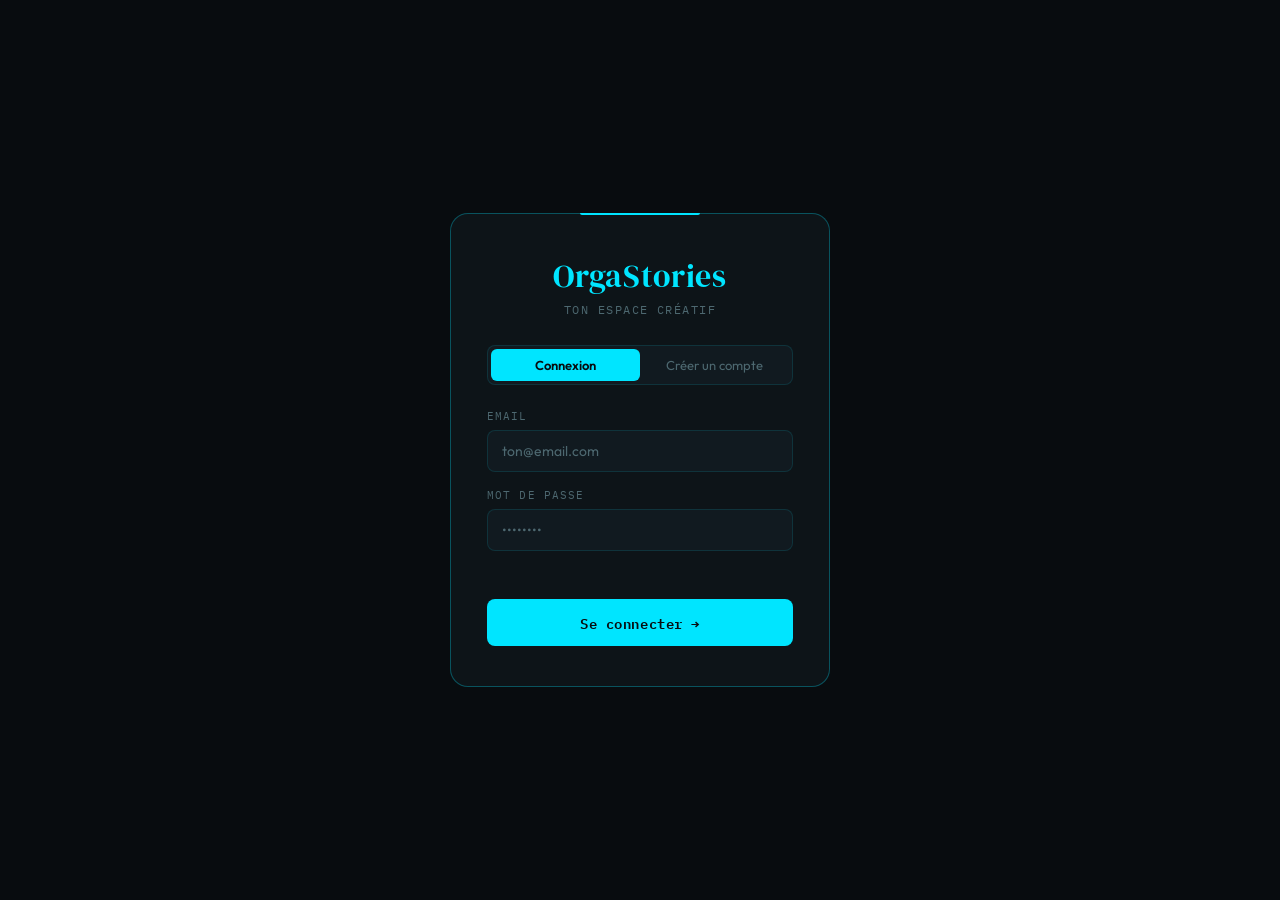
<file: index.html>
<!DOCTYPE html>
<html lang="fr">
<head>
<meta charset="UTF-8">
<meta name="viewport" content="width=device-width, initial-scale=1.0">
<title>OrgaStories — Ton espace créatif</title>
<link rel="preconnect" href="https://fonts.googleapis.com">
<link href="https://fonts.googleapis.com/css2?family=DM+Serif+Display:ital@0;1&family=IBM+Plex+Mono:wght@400;500&family=Outfit:wght@300;400;500&display=swap" rel="stylesheet">
<link rel="stylesheet" href="css/base.css">
<link rel="stylesheet" href="css/views.css">
<link rel="stylesheet" href="css/pages.css">
<link rel="stylesheet" href="css/modals.css">
<link rel="stylesheet" href="css/auth.css">
<link rel="icon" type="image/svg+xml" href="https://viko73.github.io/OrgaStories/images/orgabook.png">
</head>
<body>

<!-- ══════════════════════════════════════════
     SIDEBAR
══════════════════════════════════════════ -->
<aside class="sidebar">
  <div class="brand">
    <div class="brand-name">OrgaStories</div>
    <div class="brand-sub"><span class="status-dot"></span>Espace créatif</div>
  </div>

  <div class="sidebar-scroll">
    <div class="nav-section">
      <div class="nav-label">Navigation</div>
      <button class="nav-item active" id="nav-home" onclick="showHome()">
        <span class="nav-icon">◈</span> Accueil
      </button>
    </div>

    <div class="nav-section">
      <div class="nav-label">Espaces</div>
      <div id="spaces-sidebar"></div>
    </div>
  </div>

  <div class="sidebar-footer">
    <div class="user-info" id="user-info">
      <div class="user-avatar" id="user-avatar">?</div>
      <div class="user-details">
        <div class="user-name" id="user-name">—</div>
        <div class="user-email" id="user-email">—</div>
      </div>
      <button class="logout-btn" onclick="logout()" title="Déconnexion">⏻</button>
    </div>
    <button class="add-btn" onclick="openModalSpace()">+ Nouvel espace</button>
  </div>
</aside>

<!-- ══════════════════════════════════════════
     MAIN
══════════════════════════════════════════ -->
<main class="main">
  <div class="topbar">
    <div id="breadcrumb" class="page-breadcrumb">
      <span>OrgaStories</span> / <span class="crumb-active">Accueil</span>
    </div>
    <div class="topbar-actions">
      <button class="icon-btn" title="Paramètres">⚙</button>
    </div>
  </div>

  <div class="content-area">

    <!-- ── HOME ── -->
    <div class="view active" id="view-home">
      <div class="home-hero">
        <div class="home-greeting">// Bienvenue dans ton orgastories</div>
        <h1 class="home-title">Donne vie à tes <em>idées</em></h1>
        <p class="home-sub">Crée des espaces, puis peuple-les de notes, personnages et mondes selon tes projets.</p>
      </div>
      <div class="home-stats" style="grid-template-columns:repeat(4,1fr)">
        <div class="stat-card">
          <div class="stat-num" id="stat-spaces" style="color:var(--cyan)">0</div>
          <div class="stat-label">Espaces</div>
        </div>
        <div class="stat-card">
          <div class="stat-num" id="stat-notes" style="color:var(--yellow)">0</div>
          <div class="stat-label">Notes</div>
        </div>
        <div class="stat-card">
          <div class="stat-num" id="stat-chars" style="color:var(--purple)">0</div>
          <div class="stat-label">Personnages</div>
        </div>
        <div class="stat-card">
          <div class="stat-num" id="stat-worlds" style="color:var(--green)">0</div>
          <div class="stat-label">Mondes</div>
        </div>
      </div>
      <div class="home-recents">
        <div style="display:flex;align-items:center;justify-content:space-between;margin-bottom:16px">
          <div class="section-title" style="margin-bottom:0">Mes espaces</div>
          <button class="new-page-btn" onclick="openModalSpace()">+ Nouvel espace</button>
        </div>
        <div class="recent-grid" id="spaces-grid"></div>
      </div>
      <div class="home-recents" style="padding-top:0">
        <div class="section-title">Récemment modifié</div>
        <div class="recent-grid" id="recent-grid"></div>
      </div>
    </div>

    <!-- ── SPACE HUB : 3 grandes tuiles ── -->
    <div class="view" id="view-space">
      <div class="space-view-wrap">
        <div class="space-view-header">
          <div style="display:flex;align-items:center;gap:16px;flex:1">
            <div class="space-big-icon" id="space-view-icon">📚</div>
            <div style="flex:1">
              <input class="space-title-input" id="space-view-title" placeholder="Nom de l'espace…">
              <div class="space-view-meta" id="space-view-meta"></div>
            </div>
          </div>
          <button class="del-btn-danger" onclick="deleteCurrentContext()" title="Supprimer l'espace">🗑 Supprimer l'espace</button>
        </div>
        <div class="hub-tiles">
          <div class="hub-tile note-tile" onclick="showCategoryView('note')">
            <div class="hub-tile-icon">📝</div>
            <div class="hub-tile-title">Notes</div>
            <div class="hub-tile-sub">Idées, réflexions, brouillons</div>
            <div class="hub-tile-count" id="hub-count-note">0 note</div>
            <div class="hub-tile-arrow">→</div>
          </div>
          <div class="hub-tile char-tile" onclick="showCategoryView('character')">
            <div class="hub-tile-icon">👤</div>
            <div class="hub-tile-title">Personnages</div>
            <div class="hub-tile-sub">Fiches, traits, backstory</div>
            <div class="hub-tile-count" id="hub-count-character">0 personnage</div>
            <div class="hub-tile-arrow">→</div>
          </div>
          <div class="hub-tile world-tile" onclick="showCategoryView('world')">
            <div class="hub-tile-icon">🌍</div>
            <div class="hub-tile-title">Mondes</div>
            <div class="hub-tile-sub">Géographie, magie, sociétés</div>
            <div class="hub-tile-count" id="hub-count-world">0 monde</div>
            <div class="hub-tile-arrow">→</div>
          </div>
        </div>
      </div>
    </div>

    <!-- ── CATEGORY LIST VIEW ── -->
    <div class="view" id="view-category">
      <div class="space-view-wrap">
        <div class="space-view-header">
          <div style="display:flex;align-items:center;gap:14px">
            <button class="back-btn" id="cat-back-btn" onclick="">← Retour</button>
            <div class="space-big-icon" id="cat-icon">📝</div>
            <div>
              <h2 class="space-view-title" id="cat-title">Notes</h2>
              <div class="space-view-meta" id="cat-meta"></div>
            </div>
          </div>
          <button class="cat-add-btn" id="cat-add-btn" onclick="">+ Nouveau</button>
        </div>
        <div class="cat-list-grid" id="cat-list-grid"></div>
      </div>
    </div>

    <!-- ── NOTE ── -->
    <div class="view" id="view-note">
      <div class="note-editor-wrap">
        <div class="page-title-row">
          <input class="note-title-input" id="note-title" placeholder="Titre de la note…">
          <button class="page-del-btn" onclick="deleteCurrentContext()" title="Supprimer cette note">🗑 Supprimer</button>
        </div>
        <div class="note-meta">
          <span class="note-meta-tag">Note</span>
          <span class="note-meta-tag" id="note-space-label"></span>
        </div>
        <div class="toolbar">
          <button class="toolbar-btn" title="Gras" onclick="formatDoc('bold')"><b>B</b></button>
          <button class="toolbar-btn" title="Italique" onclick="formatDoc('italic')"><i>I</i></button>
          <button class="toolbar-btn" title="Souligné" onclick="formatDoc('underline')"><u>S</u></button>
          <div class="toolbar-sep"></div>
          <button class="toolbar-btn" onclick="formatDoc('insertUnorderedList')">≡</button>
          <button class="toolbar-btn" onclick="formatDoc('insertOrderedList')">①</button>
          <div class="toolbar-sep"></div>
          <button class="toolbar-btn" onclick="formatDoc('formatBlock','h2')">H2</button>
          <button class="toolbar-btn" onclick="formatDoc('formatBlock','blockquote')">"</button>
          <div class="toolbar-sep"></div>
          <button class="toolbar-btn" onclick="formatDoc('removeFormat')">✕</button>
        </div>
        <div class="note-editor-lined">
          <div class="note-line-numbers" id="note-line-numbers"></div>
          <textarea class="note-body" id="note-body" spellcheck="true" placeholder="Commence à écrire…"></textarea>
        </div>
      </div>
    </div>

    <!-- ── CHARACTER ── -->
    <div class="view" id="view-char">
      <div class="char-wrap">
        <div class="char-header">
          <div class="char-avatar">
            <span class="char-avatar-letter" id="char-initial">?</span>
          </div>
          <div class="char-info">
            <div class="page-title-row">
              <input class="char-name-input" id="char-name" placeholder="Nom du personnage…">
              <button class="page-del-btn" onclick="deleteCurrentContext()" title="Supprimer ce personnage">🗑 Supprimer</button>
            </div>
            <input class="char-role-input" id="char-role" placeholder="Rôle / Titre…">
          </div>
        </div>
        <div class="char-grid">
          <div class="char-field">
            <div class="char-field-label">Âge & Origine</div>
            <textarea class="char-field-input" id="char-age" rows="2" placeholder="Ex: 28 ans, née à…"></textarea>
          </div>
          <div class="char-field">
            <div class="char-field-label">Apparence</div>
            <textarea class="char-field-input" id="char-appearance" rows="2" placeholder="Description physique…"></textarea>
          </div>
          <div class="char-field full">
            <div class="char-field-label">Personnalité</div>
            <textarea class="char-field-input" id="char-personality" rows="3" placeholder="Caractère, comportements, façon d'être…"></textarea>
          </div>
          <div class="char-field full">
            <div class="char-field-label">Backstory & Notes</div>
            <textarea class="char-field-input" id="char-backstory" rows="5" placeholder="Histoire, anecdotes…"></textarea>
          </div>
        </div>
        <div class="char-relations">
          <div class="char-field-label">Relations</div>
          <div class="relations-list" id="relations-list"></div>
          <button class="relation-add-btn" onclick="addRelation()">＋ Ajouter une relation</button>
        </div>
      </div>
    </div>

    <!-- ── WORLD ── -->
    <div class="view" id="view-world">
      <div class="world-wrap">
        <div class="world-header">
          <div class="page-title-row">
            <input class="world-name-input" id="world-name" placeholder="Nom du monde…">
            <button class="page-del-btn" onclick="deleteCurrentContext()" title="Supprimer ce monde">🗑 Supprimer</button>
          </div>
          <input class="world-type-input" id="world-type" placeholder="Genre / Type de monde…">
        </div>
        <div class="world-map">
          <div class="world-map-icon">🗺</div>
          <div class="world-map-hint">Clique pour ajouter une carte ou une image</div>
        </div>
        <div class="world-cards">
          <div class="world-card full">
            <div class="world-card-label">Description générale</div>
            <textarea class="world-card-input" id="world-description" rows="3" placeholder="Décris ce monde…"></textarea>
          </div>
          <div class="world-card">
            <div class="world-card-label">Géographie</div>
            <textarea class="world-card-input" id="world-geography" rows="4" placeholder="Régions, lieux, topographie…"></textarea>
          </div>
          <div class="world-card">
            <div class="world-card-label">Magie / Technologie</div>
            <textarea class="world-card-input" id="world-magic" rows="4" placeholder="Comment fonctionne ce monde…"></textarea>
          </div>
          <div class="world-card">
            <div class="world-card-label">Société & Politique</div>
            <textarea class="world-card-input" id="world-society" rows="4" placeholder="Factions, gouvernement, culture…"></textarea>
          </div>
          <div class="world-card">
            <div class="world-card-label">Histoire & Mythologie</div>
            <textarea class="world-card-input" id="world-history" rows="4" placeholder="Événements passés, légendes…"></textarea>
          </div>
          <div class="world-card full">
            <div class="world-card-label">Notes & Idées libres</div>
            <textarea class="world-card-input" id="world-notes" rows="3" placeholder="Questions ouvertes, idées en vrac…"></textarea>
          </div>
        </div>
      </div>
    </div>

  </div><!-- /content-area -->
</main>

<!-- ══════════════════════════════════════════
     MODAL : NOUVEL ESPACE
══════════════════════════════════════════ -->
<div class="modal-overlay" id="modal-space">
  <div class="modal narrow">
    <div class="modal-title">Nouvel espace</div>
    <div class="modal-sub">Un espace regroupe tes notes, personnages et mondes d'un même projet.</div>
    <div class="modal-label">Icône</div>
    <input class="modal-input" id="space-icon-input" placeholder="📁" maxlength="2" style="font-size:22px;text-align:center">
    <div class="modal-label">Nom de l'espace</div>
    <input class="modal-input" id="space-name-input" placeholder="Ex: Mon roman, Campagne JDR…"
           onkeydown="if(event.key==='Enter') createSpace()">
    <div class="modal-actions">
      <button class="btn-cancel" onclick="closeModal('modal-space')">Annuler</button>
      <button class="btn-create" onclick="createSpace()">Créer →</button>
    </div>
  </div>
</div>

<!-- ══════════════════════════════════════════
     MODAL : NOUVELLE PAGE
══════════════════════════════════════════ -->
<div class="modal-overlay" id="modal-page">
  <div class="modal">
    <div class="modal-title">Nouvelle page</div>
    <div class="modal-sub">Choisis le type de page à ajouter dans cet espace.</div>
    <div class="modal-options">
      <div class="modal-opt note selected-note" onclick="selectPageType('note', this)">
        <div class="modal-opt-icon">📝</div>
        <div class="modal-opt-label">Note</div>
      </div>
      <div class="modal-opt character" onclick="selectPageType('character', this)">
        <div class="modal-opt-icon">👤</div>
        <div class="modal-opt-label">Personnage</div>
      </div>
      <div class="modal-opt world" onclick="selectPageType('world', this)">
        <div class="modal-opt-icon">🌍</div>
        <div class="modal-opt-label">Monde</div>
      </div>
    </div>
    <div class="modal-label">Titre de la page</div>
    <input class="modal-input" id="page-name-input" placeholder="Donne un nom à cette page…"
           onkeydown="if(event.key==='Enter') createPage()">
    <div class="modal-actions">
      <button class="btn-cancel" onclick="closeModal('modal-page')">Annuler</button>
      <button class="btn-create" onclick="createPage()">Créer →</button>
    </div>
  </div>
</div>

<!-- ══════════════════════════════════════════
     ÉCRAN DE CONNEXION
══════════════════════════════════════════ -->
<div class="auth-screen" id="auth-screen">
  <div class="auth-card">
    <div class="auth-logo">OrgaStories</div>
    <div class="auth-tagline">Ton espace créatif</div>

    <!-- Onglets -->
    <div class="auth-tabs">
      <button class="auth-tab active" id="tab-login" onclick="switchAuthTab('login')">Connexion</button>
      <button class="auth-tab" id="tab-register" onclick="switchAuthTab('register')">Créer un compte</button>
    </div>

    <!-- Formulaire connexion -->
    <div id="form-login">
      <div class="auth-field">
        <label class="auth-label">Email</label>
        <input class="auth-input" id="login-email" type="email" placeholder="ton@email.com" onkeydown="if(event.key==='Enter') login()">
      </div>
      <div class="auth-field">
        <label class="auth-label">Mot de passe</label>
        <input class="auth-input" id="login-password" type="password" placeholder="••••••••" onkeydown="if(event.key==='Enter') login()">
      </div>
      <div class="auth-error" id="login-error"></div>
      <button class="auth-btn" onclick="login()">Se connecter →</button>
    </div>

    <!-- Formulaire inscription -->
    <div id="form-register" style="display:none">
      <div class="auth-field">
        <label class="auth-label">Prénom</label>
        <input class="auth-input" id="reg-name" type="text" placeholder="Ton prénom" onkeydown="if(event.key==='Enter') register()">
      </div>
      <div class="auth-field">
        <label class="auth-label">Email</label>
        <input class="auth-input" id="reg-email" type="email" placeholder="ton@email.com" onkeydown="if(event.key==='Enter') register()">
      </div>
      <div class="auth-field">
        <label class="auth-label">Mot de passe</label>
        <input class="auth-input" id="reg-password" type="password" placeholder="8 caractères minimum" onkeydown="if(event.key==='Enter') register()">
      </div>
      <div class="auth-error" id="reg-error"></div>
      <button class="auth-btn" onclick="register()">Créer mon compte →</button>
    </div>
  </div>
</div>

<!-- ══════════════════════════════════════════
     MODAL : DÉPLACER UNE PAGE
══════════════════════════════════════════ -->
<div class="modal-overlay" id="modal-move">
  <div class="modal narrow">
    <div class="modal-title">Déplacer</div>
    <div class="modal-sub" id="move-modal-sub"></div>
    <div class="move-folder-list" id="move-folder-list"></div>
    <div class="modal-actions" style="margin-top:14px">
      <button class="btn-cancel" onclick="closeModal('modal-move')">Annuler</button>
    </div>
  </div>
</div>

<!-- ══════════════════════════════════════════
     MODAL : NOUVEAU DOSSIER
══════════════════════════════════════════ -->
<div class="modal-overlay" id="modal-folder">
  <div class="modal narrow">
    <div class="modal-title">Nouveau dossier</div>
    <div class="modal-sub">Donne un nom à ce dossier pour organiser tes pages.</div>
    <div class="modal-label">Nom du dossier</div>
    <input class="modal-input" id="folder-name-input" placeholder="Ex: Protagonistes, Acte 1…"
           onkeydown="if(event.key==='Enter') createFolder()">
    <div class="modal-actions">
      <button class="btn-cancel" onclick="closeModal('modal-folder')">Annuler</button>
      <button class="btn-create" onclick="createFolder()">Créer →</button>
    </div>
  </div>
</div>

<script src="js/auth.js"></script>
<script src="js/state.js"></script>
<script src="js/sidebar.js"></script>
<script src="js/views.js"></script>
<script src="js/pages.js"></script>
<script src="js/modals.js"></script>
</body>
</html>
</file>
<file: css/base.css>
*, *::before, *::after { box-sizing: border-box; margin: 0; padding: 0; }

:root {
  --cyan: #00e5ff;
  --cyan-dim: #00b8cc;
  --cyan-muted: #007a8a;
  --cyan-ghost: rgba(0,229,255,0.08);
  --cyan-glow: rgba(0,229,255,0.15);
  --purple: #a855f7;
  --purple-ghost: rgba(168,85,247,0.08);
  --green: #22c55e;
  --green-ghost: rgba(34,197,94,0.08);
  --yellow: #fbbf24;
  --yellow-ghost: rgba(251,191,36,0.08);
  --bg: #080c0f;
  --bg2: #0d1418;
  --bg3: #111a20;
  --bg4: #162028;
  --border: rgba(0,229,255,0.12);
  --border-bright: rgba(0,229,255,0.3);
  --text: #e8f4f6;
  --text-dim: #8ba7ae;
  --text-faint: #4d6870;
  --font-display: 'DM Serif Display', serif;
  --font-body: 'Outfit', sans-serif;
  --font-mono: 'IBM Plex Mono', monospace;
  --radius: 10px;
  --sidebar: 250px;
  --transition: 0.18s ease;
}

html, body { height: 100%; overflow: hidden; }

body {
  background: var(--bg);
  color: var(--text);
  font-family: var(--font-body);
  font-size: 15px;
  display: flex;
  height: 100vh;
}

/* ── SCROLLBAR ── */
::-webkit-scrollbar { width: 5px; }
::-webkit-scrollbar-track { background: transparent; }
::-webkit-scrollbar-thumb { background: var(--border-bright); border-radius: 10px; }
/* ── SIDEBAR ── */
.sidebar {
  width: var(--sidebar);
  min-width: var(--sidebar);
  background: var(--bg2);
  border-right: 1px solid var(--border);
  display: flex;
  flex-direction: column;
  overflow: hidden;
}

.brand {
  padding: 20px 18px 16px;
  border-bottom: 1px solid var(--border);
  flex-shrink: 0;
}

.brand-name {
  font-family: var(--font-display);
  font-size: 22px;
  color: var(--cyan);
  letter-spacing: 0.02em;
}

.brand-sub {
  font-size: 11px;
  color: var(--text-faint);
  font-family: var(--font-mono);
  margin-top: 2px;
  letter-spacing: 0.08em;
  text-transform: uppercase;
}

.status-dot {
  width: 6px; height: 6px;
  border-radius: 50%;
  background: var(--cyan);
  display: inline-block;
  margin-right: 6px;
  animation: pulse 2s infinite;
}

@keyframes pulse {
  0%, 100% { opacity: 1; }
  50% { opacity: 0.3; }
}

.sidebar-scroll {
  flex: 1;
  overflow-y: auto;
  scrollbar-width: thin;
  scrollbar-color: var(--border) transparent;
}

.nav-section { padding: 14px 10px 6px; }

.nav-label {
  font-size: 10px;
  color: var(--text-faint);
  font-family: var(--font-mono);
  letter-spacing: 0.12em;
  text-transform: uppercase;
  padding: 0 8px;
  margin-bottom: 4px;
}

.nav-item {
  display: flex;
  align-items: center;
  gap: 9px;
  padding: 7px 10px;
  border-radius: 7px;
  cursor: pointer;
  transition: background var(--transition), color var(--transition);
  color: var(--text-dim);
  font-size: 13.5px;
  font-weight: 400;
  user-select: none;
  border: none;
  background: none;
  width: 100%;
  text-align: left;
}

.nav-item:hover { background: var(--cyan-ghost); color: var(--text); }
.nav-item.active { background: var(--cyan-ghost); color: var(--cyan); border-left: 2px solid var(--cyan); padding-left: 8px; }
.nav-icon { font-size: 14px; opacity: 0.8; flex-shrink: 0; }

/* Espaces dans la sidebar */
.space-sidebar-item {
  display: flex;
  align-items: center;
  gap: 8px;
  padding: 7px 10px;
  border-radius: 7px;
  cursor: pointer;
  color: var(--text-dim);
  font-size: 13px;
  font-weight: 500;
  transition: background var(--transition), color var(--transition);
  user-select: none;
}
.space-sidebar-item:hover { background: var(--cyan-ghost); color: var(--text); }
.space-sidebar-item.active { background: var(--cyan-ghost); color: var(--cyan); border-left: 2px solid var(--cyan); padding-left: 8px; }
.space-icon { font-size: 14px; flex-shrink: 0; }
.space-name { flex: 1; white-space: nowrap; overflow: hidden; text-overflow: ellipsis; }

.sidebar-cat-wrap { padding: 2px 0 6px; }

.sidebar-cat-item {
  display: flex;
  align-items: center;
  gap: 8px;
  padding: 6px 10px 6px 20px;
  border-radius: 6px;
  cursor: pointer;
  color: var(--text-faint);
  font-size: 12.5px;
  font-weight: 500;
  transition: background var(--transition), color var(--transition);
  user-select: none;
}
.sidebar-cat-item:hover { background: var(--cyan-ghost); color: var(--text-dim); }
.sidebar-cat-item.active { color: var(--cat-color, var(--cyan)); }
.sidebar-cat-icon { font-size: 13px; flex-shrink: 0; }
.sidebar-cat-label { flex: 1; }

.sidebar-page-item {
  display: flex;
  align-items: center;
  gap: 8px;
  padding: 4px 10px 4px 36px;
  border-radius: 6px;
  cursor: pointer;
  color: var(--text-faint);
  font-size: 12px;
  transition: background var(--transition), color var(--transition);
  user-select: none;
}
.sidebar-page-item:hover { background: var(--cyan-ghost); color: var(--text-dim); }
.sidebar-page-item.active { color: var(--cat-color, var(--cyan)); }

.sidebar-page-dot {
  width: 4px; height: 4px;
  border-radius: 50%;
  background: currentColor;
  flex-shrink: 0;
  opacity: 0.6;
}
.sidebar-page-label { flex: 1; white-space: nowrap; overflow: hidden; text-overflow: ellipsis; }

.sidebar-page-add {
  display: flex;
  align-items: center;
  gap: 6px;
  padding: 4px 10px 4px 36px;
  cursor: pointer;
  color: var(--text-faint);
  font-size: 11px;
  font-family: var(--font-mono);
  transition: color var(--transition);
  user-select: none;
}
.sidebar-page-add:hover { color: var(--cat-color, var(--cyan)); }

.sidebar-folder-item {
  display: flex;
  align-items: center;
  gap: 6px;
  padding: 5px 10px 5px 20px;
  border-radius: 6px;
  cursor: pointer;
  color: var(--text-faint);
  font-size: 12.5px;
  font-weight: 500;
  transition: background var(--transition), color var(--transition);
  user-select: none;
}
.sidebar-folder-item:hover { background: var(--cyan-ghost); color: var(--text-dim); }
.sidebar-folder-item.active { color: var(--cat-color, var(--cyan)); }

.sidebar-folder-chevron {
  font-size: 9px;
  flex-shrink: 0;
  width: 10px;
}

.sidebar-folder-icon {
  font-size: 12px;
  flex-shrink: 0;
}



.sidebar-footer {
  flex-shrink: 0;
  padding: 12px 10px;
  border-top: 1px solid var(--border);
}

.add-btn {
  display: flex;
  align-items: center;
  gap: 8px;
  padding: 7px 10px;
  border-radius: 7px;
  cursor: pointer;
  color: var(--cyan-muted);
  font-size: 13px;
  font-family: var(--font-mono);
  transition: background var(--transition), color var(--transition);
  border: 1px dashed var(--border-bright);
  background: none;
  width: 100%;
  letter-spacing: 0.03em;
}
.add-btn:hover { background: var(--cyan-glow); color: var(--cyan); border-color: var(--cyan); }

.cat-add-btn,
.cat-add-btn.note-add,
.cat-add-btn.char-add,
.cat-add-btn.world-add {
  padding: 7px 16px;
  border-radius: 7px;
  cursor: pointer;
  font-size: 12px;
  font-family: var(--font-mono);
  letter-spacing: 0.04em;
  border: none;
  background: var(--cyan);
  color: var(--bg);
  font-weight: 600;
  transition: background var(--transition);
  white-space: nowrap;
}
.cat-add-btn:hover,
.cat-add-btn.note-add:hover,
.cat-add-btn.char-add:hover,
.cat-add-btn.world-add:hover { background: var(--cyan-dim); }


/* ── MAIN ── */
.main {
  flex: 1;
  display: flex;
  flex-direction: column;
  overflow: hidden;
}

.topbar {
  display: flex;
  align-items: center;
  justify-content: space-between;
  padding: 0 28px;
  height: 52px;
  border-bottom: 1px solid var(--border);
  background: var(--bg);
  flex-shrink: 0;
}

.page-breadcrumb {
  font-size: 12px;
  color: var(--text-faint);
  font-family: var(--font-mono);
}
.page-breadcrumb span { color: var(--text-dim); }
.page-breadcrumb .crumb-active { color: var(--text); }

.topbar-actions { display: flex; align-items: center; gap: 8px; }

.icon-btn {
  width: 32px; height: 32px;
  display: flex; align-items: center; justify-content: center;
  border-radius: 7px;
  cursor: pointer;
  color: var(--text-faint);
  font-size: 15px;
  transition: background var(--transition), color var(--transition);
  border: none; background: none;
}
.icon-btn:hover { background: var(--cyan-ghost); color: var(--cyan); }

.delete-ctx-btn:hover { background: rgba(248,113,113,0.12) !important; color: #f87171 !important; }

.del-btn-danger {
  display: flex;
  align-items: center;
  gap: 7px;
  padding: 7px 14px;
  border-radius: 7px;
  cursor: pointer;
  font-size: 12px;
  font-family: var(--font-mono);
  color: rgba(248,113,113,0.7);
  border: 1px solid rgba(248,113,113,0.25);
  background: none;
  transition: background var(--transition), color var(--transition), border-color var(--transition);
  white-space: nowrap;
}
.del-btn-danger:hover { background: rgba(248,113,113,0.1); color: #f87171; border-color: rgba(248,113,113,0.5); }



.content-area {
  flex: 1;
  overflow-y: auto;
  scrollbar-width: thin;
  scrollbar-color: var(--border-bright) transparent;
}
</file>
<file: css/views.css>
/* ── VIEWS ── */
.view { display: none; }
.view.active { display: block; }

/* ── HOME ── */
.home-hero {
  padding: 52px 48px 32px;
  border-bottom: 1px solid var(--border);
  position: relative;
  overflow: hidden;
}

.home-hero::before {
  content: '';
  position: absolute;
  top: -60px; right: -60px;
  width: 320px; height: 320px;
  background: radial-gradient(circle, rgba(0,229,255,0.06) 0%, transparent 70%);
  pointer-events: none;
}

.home-greeting {
  font-size: 11px;
  color: var(--text-faint);
  font-family: var(--font-mono);
  letter-spacing: 0.14em;
  text-transform: uppercase;
  margin-bottom: 10px;
}

.home-title {
  font-family: var(--font-display);
  font-size: 42px;
  color: var(--text);
  line-height: 1.1;
  margin-bottom: 10px;
}
.home-title em { color: var(--cyan); font-style: italic; }

.home-sub {
  color: var(--text-faint);
  font-size: 14px;
  max-width: 480px;
  line-height: 1.7;
}

.home-stats {
  display: grid;
  grid-template-columns: repeat(3, 1fr);
  gap: 14px;
  padding: 28px 48px;
  border-bottom: 1px solid var(--border);
}

.stat-card {
  background: var(--bg3);
  border: 1px solid var(--border);
  border-radius: var(--radius);
  padding: 18px 20px;
  transition: border-color var(--transition);
}
.stat-card:hover { border-color: var(--border-bright); }

.stat-num {
  font-family: var(--font-display);
  font-size: 32px;
  color: var(--cyan);
  line-height: 1;
  margin-bottom: 4px;
}

.stat-label {
  font-size: 12px;
  color: var(--text-faint);
  font-family: var(--font-mono);
  text-transform: uppercase;
  letter-spacing: 0.08em;
}

.home-recents { padding: 28px 48px; }

.section-title {
  font-size: 11px;
  color: var(--text-faint);
  font-family: var(--font-mono);
  letter-spacing: 0.14em;
  text-transform: uppercase;
  margin-bottom: 16px;
}

.recent-grid {
  display: grid;
  grid-template-columns: repeat(auto-fill, minmax(220px, 1fr));
  gap: 12px;
}

.recent-card {
  background: var(--bg3);
  border: 1px solid var(--border);
  border-radius: var(--radius);
  padding: 16px 18px;
  cursor: pointer;
  transition: border-color var(--transition), background var(--transition);
  position: relative;
  overflow: hidden;
}
.recent-card::after {
  content: '';
  position: absolute;
  left: 0; top: 0; bottom: 0;
  width: 3px;
}
.recent-card.note::after { background: var(--yellow); }
.recent-card.space-card::after { background: var(--cyan); }
.recent-card.character::after { background: var(--purple); }
.recent-card.world::after { background: var(--green); }
.recent-card:hover { border-color: var(--border-bright); background: var(--bg4); }

.recent-type {
  font-size: 10px;
  color: var(--text-faint);
  font-family: var(--font-mono);
  text-transform: uppercase;
  letter-spacing: 0.1em;
  margin-bottom: 6px;
}
.recent-card.character .recent-type { color: var(--purple); }
.recent-card.world .recent-type { color: var(--green); }
.recent-card.note .recent-type { color: var(--yellow); }

.recent-name { font-size: 14px; font-weight: 500; color: var(--text); margin-bottom: 4px; }

.recent-preview {
  font-size: 12px;
  color: var(--text-faint);
  line-height: 1.5;
  display: -webkit-box;
  -webkit-line-clamp: 2;
  -webkit-box-orient: vertical;
  overflow: hidden;
}

/* ── SPACE VIEW ── */
.space-view-wrap { padding: 36px 48px 80px; }

.space-view-header {
  display: flex;
  align-items: center;
  justify-content: space-between;
  margin-bottom: 36px;
  padding-bottom: 24px;
  border-bottom: 1px solid var(--border);
}

.space-big-icon { font-size: 38px; line-height: 1; }

.space-view-title {
  font-family: var(--font-display);
  font-size: 32px;
  color: var(--text);
  line-height: 1.1;
}

.space-title-input {
  font-family: var(--font-display);
  font-size: 32px;
  color: var(--text);
  background: none;
  border: none;
  outline: none;
  width: 100%;
  line-height: 1.1;
  caret-color: var(--cyan);
  border-bottom: 1px solid transparent;
  transition: border-color var(--transition);
  padding-bottom: 2px;
}
.space-title-input:hover  { border-bottom-color: var(--border); }
.space-title-input:focus  { border-bottom-color: var(--cyan); }
.space-title-input::placeholder { color: var(--text-faint); }

.space-view-meta {
  font-size: 12px;
  color: var(--text-faint);
  font-family: var(--font-mono);
  margin-top: 4px;
}

/* ── SPACE HUB TILES ── */
.hub-tiles {
  display: grid;
  grid-template-columns: repeat(3, 1fr);
  gap: 18px;
  margin-top: 8px;
}

.hub-tile {
  background: var(--bg2);
  border: 1px solid var(--border);
  border-radius: 14px;
  padding: 28px 24px;
  cursor: pointer;
  transition: border-color var(--transition), background var(--transition), transform var(--transition);
  position: relative;
  overflow: hidden;
}
.hub-tile::before {
  content: '';
  position: absolute;
  inset: 0;
  opacity: 0;
  transition: opacity var(--transition);
}
.hub-tile:hover { transform: translateY(-3px); }

.note-tile  { border-top: 3px solid var(--yellow); }
.char-tile  { border-top: 3px solid var(--purple); }
.world-tile { border-top: 3px solid var(--green); }

.note-tile:hover  { border-color: var(--yellow); background: rgba(251,191,36,0.04); }
.char-tile:hover  { border-color: var(--purple); background: rgba(168,85,247,0.04); }
.world-tile:hover { border-color: var(--green); background: rgba(34,197,94,0.04); }

.hub-tile-icon { font-size: 32px; margin-bottom: 14px; }

.hub-tile-title {
  font-family: var(--font-display);
  font-size: 22px;
  color: var(--text);
  margin-bottom: 6px;
}

.hub-tile-sub {
  font-size: 12px;
  color: var(--text-faint);
  line-height: 1.5;
  margin-bottom: 20px;
}

.hub-tile-count {
  font-size: 11px;
  font-family: var(--font-mono);
  padding: 3px 10px;
  border-radius: 20px;
  width: fit-content;
  margin-bottom: 16px;
}
.note-tile  .hub-tile-count { background: rgba(251,191,36,0.1); color: var(--yellow); }
.char-tile  .hub-tile-count { background: rgba(168,85,247,0.1); color: var(--purple); }
.world-tile .hub-tile-count { background: rgba(34,197,94,0.1); color: var(--green); }

.hub-tile-arrow {
  font-size: 18px;
  position: absolute;
  bottom: 22px; right: 22px;
  opacity: 0.2;
  transition: opacity var(--transition), transform var(--transition);
}
.hub-tile:hover .hub-tile-arrow { opacity: 0.7; transform: translateX(4px); }
.note-tile:hover  .hub-tile-arrow { color: var(--yellow); }
.char-tile:hover  .hub-tile-arrow { color: var(--purple); }
.world-tile:hover .hub-tile-arrow { color: var(--green); }

/* ── CATEGORY LIST VIEW ── */
.back-btn {
  font-size: 12px;
  font-family: var(--font-mono);
  color: var(--text-faint);
  background: none;
  border: 1px solid var(--border);
  border-radius: 7px;
  padding: 6px 12px;
  cursor: pointer;
  transition: color var(--transition), border-color var(--transition), background var(--transition);
  white-space: nowrap;
}
.back-btn:hover { color: var(--cyan); border-color: var(--border-bright); background: var(--cyan-ghost); }

.cat-list-grid {
  display: grid;
  grid-template-columns: repeat(auto-fill, minmax(220px, 1fr));
  gap: 14px;
  margin-top: 4px;
}

.cat-list-card {
  background: var(--bg2);
  border: 1px solid var(--border);
  border-radius: 12px;
  padding: 20px;
  cursor: pointer;
  transition: border-color var(--transition), background var(--transition), transform var(--transition);
  position: relative;
}
.cat-list-card:hover { background: var(--bg4); transform: translateY(-2px); }
.cat-list-card.note-card:hover  { border-color: rgba(251,191,36,0.3); }
.cat-list-card.char-card:hover  { border-color: rgba(168,85,247,0.3); }
.cat-list-card.world-card:hover { border-color: rgba(34,197,94,0.3); }

.cat-list-card-icon { font-size: 20px; margin-bottom: 10px; }
.cat-list-card-title { font-size: 14px; font-weight: 500; color: var(--text); margin-bottom: 6px; padding-right: 22px; }
.cat-list-card-preview {
  font-size: 12px;
  color: var(--text-faint);
  line-height: 1.55;
  display: -webkit-box;
  -webkit-line-clamp: 3;
  -webkit-box-orient: vertical;
  overflow: hidden;
}

.cat-list-del {
  position: absolute;
  top: 10px; right: 10px;
  width: 22px; height: 22px;
  border-radius: 5px;
  border: none; background: none;
  cursor: pointer;
  font-size: 11px;
  color: var(--text-faint);
  opacity: 0;
  transition: opacity var(--transition), background var(--transition), color var(--transition);
  display: flex; align-items: center; justify-content: center;
}
.cat-list-card:hover .cat-list-del { opacity: 1; }
.cat-list-del:hover { background: rgba(248,113,113,0.15); color: #f87171; }

.cat-list-move {
  position: absolute;
  top: 10px; right: 36px;
  width: 22px; height: 22px;
  border-radius: 5px;
  border: none; background: none;
  cursor: pointer;
  font-size: 13px;
  color: var(--text-faint);
  opacity: 0;
  transition: opacity var(--transition), background var(--transition), color var(--transition);
  display: flex; align-items: center; justify-content: center;
}
.cat-list-card:hover .cat-list-move { opacity: 1; }
.cat-list-move:hover { background: var(--cyan-ghost); color: var(--cyan); }

.cat-list-card-folder {
  font-size: 11px;
  font-family: var(--font-mono);
  color: var(--text-faint);
  margin-top: 6px;
}

/* ── Move modal ── */
.move-folder-list {
  display: flex;
  flex-direction: column;
  gap: 6px;
  margin-top: 4px;
  max-height: 280px;
  overflow-y: auto;
}

.move-folder-opt {
  display: flex;
  align-items: center;
  gap: 10px;
  padding: 10px 14px;
  border-radius: 8px;
  border: 1px solid var(--border);
  background: var(--bg3);
  cursor: pointer;
  font-size: 14px;
  color: var(--text-dim);
  transition: background var(--transition), border-color var(--transition), color var(--transition);
}
.move-folder-opt:hover { background: var(--bg4); border-color: var(--border-bright); color: var(--text); }
.move-folder-opt.selected { border-color: var(--cyan); color: var(--cyan); background: var(--cyan-ghost); }

.move-folder-opt-icon { font-size: 16px; flex-shrink: 0; }

.cat-list-new {
  background: var(--bg2);
  border: 1px dashed var(--border-bright);
  border-radius: 12px;
  padding: 20px;
  cursor: pointer;
  display: flex;
  flex-direction: column;
  align-items: center;
  justify-content: center;
  gap: 8px;
  min-height: 120px;
  transition: background var(--transition), border-color var(--transition);
  font-family: var(--font-mono);
  font-size: 12px;
}
.cat-list-new.note-new  { color: rgba(251,191,36,0.4); }
.cat-list-new.char-new  { color: rgba(168,85,247,0.4); }
.cat-list-new.world-new { color: rgba(34,197,94,0.4); }
.cat-list-new.note-new:hover  { background: var(--yellow-ghost); border-color: var(--yellow); color: var(--yellow); }
.cat-list-new.char-new:hover  { background: var(--purple-ghost); border-color: var(--purple); color: var(--purple); }
.cat-list-new.world-new:hover { background: var(--green-ghost); border-color: var(--green); color: var(--green); }
.cat-list-new.folder-new { color: var(--text-faint); border-color: var(--border); }
.cat-list-new.folder-new:hover { background: var(--cyan-ghost); border-color: var(--border-bright); color: var(--text-dim); }
.cat-list-new-plus { font-size: 24px; line-height: 1; }

/* ── FOLDER CARDS ── */
.folder-card {
  background: var(--bg2);
  border: 1px solid var(--border);
  border-radius: 12px;
  padding: 20px;
  cursor: pointer;
  transition: border-color var(--transition), background var(--transition), transform var(--transition);
  position: relative;
}
.folder-card:hover { background: var(--bg4); transform: translateY(-2px); }
.folder-card.note-folder:hover  { border-color: rgba(251,191,36,0.4); }
.folder-card.char-folder:hover  { border-color: rgba(168,85,247,0.4); }
.folder-card.world-folder:hover { border-color: rgba(34,197,94,0.4); }
.folder-card-icon { font-size: 22px; margin-bottom: 10px; }

.cat-empty-state {
  grid-column: 1 / -1;
  display: flex;
  flex-direction: column;
  align-items: center;
  justify-content: center;
  padding: 60px 20px;
  gap: 10px;
  text-align: center;
}
.cat-empty-icon { font-size: 36px; opacity: 0.2; }
.cat-empty-label { font-size: 13px; font-family: var(--font-mono); color: var(--text-faint); }
</file>
<file: css/pages.css>
/* ── NOTE EDITOR ── */
.page-title-row {
  display: flex;
  align-items: center;
  gap: 12px;
  margin-bottom: 0;
}

.page-del-btn {
  flex-shrink: 0;
  display: flex;
  align-items: center;
  gap: 7px;
  padding: 7px 14px;
  border-radius: 7px;
  cursor: pointer;
  font-size: 12px;
  font-family: var(--font-mono);
  color: rgba(248,113,113,0.7);
  border: 1px solid rgba(248,113,113,0.25);
  background: none;
  transition: background var(--transition), color var(--transition), border-color var(--transition);
  white-space: nowrap;
}
.page-del-btn:hover { background: rgba(248,113,113,0.1); color: #f87171; border-color: rgba(248,113,113,0.5); }


.note-editor-wrap {
  max-width: 740px;
  margin: 0 auto;
  padding: 40px 32px 80px;
}

.note-title-input {
  font-family: var(--font-display);
  font-size: 36px;
  color: var(--text);
  background: none;
  border: none;
  outline: none;
  width: 100%;
  margin-bottom: 18px;
  caret-color: var(--cyan);
}
.note-title-input::placeholder { color: var(--text-faint); }

.note-meta {
  display: flex;
  align-items: center;
  gap: 16px;
  padding-bottom: 18px;
  border-bottom: 1px solid var(--border);
  margin-bottom: 24px;
}

.note-meta-tag {
  font-size: 11px;
  font-family: var(--font-mono);
  color: var(--text-faint);
  background: var(--bg3);
  border: 1px solid var(--border);
  border-radius: 4px;
  padding: 3px 8px;
}

.toolbar {
  display: flex;
  align-items: center;
  gap: 2px;
  padding: 8px 10px;
  background: var(--bg3);
  border: 1px solid var(--border);
  border-radius: 8px;
  margin-bottom: 20px;
  flex-wrap: wrap;
}

.toolbar-btn {
  width: 30px; height: 28px;
  display: flex; align-items: center; justify-content: center;
  border-radius: 5px;
  cursor: pointer;
  font-size: 13px;
  font-family: var(--font-mono);
  color: var(--text-dim);
  transition: background var(--transition), color var(--transition);
  border: none; background: none;
  font-weight: 500;
}
.toolbar-btn:hover { background: var(--cyan-ghost); color: var(--cyan); }
.toolbar-sep { width: 1px; height: 20px; background: var(--border); margin: 0 4px; }

.note-editor-lined {
  display: flex;
  gap: 0;
  background: var(--bg3);
  border: 1px solid var(--border);
  border-radius: var(--radius);
  overflow: hidden;
  min-height: 400px;
  align-items: flex-start;
}

.note-line-numbers {
  min-width: 48px;
  padding: 14px 0;
  background: var(--bg2);
  border-right: 1px solid var(--border);
  user-select: none;
  flex-shrink: 0;
  overflow: hidden;
  position: sticky;
  top: 0;
  align-self: flex-start;
}

.note-line-numbers span {
  display: block;
  font-family: var(--font-mono);
  font-size: 15px;
  color: var(--text-faint);
  line-height: 1.8;
  padding: 0 10px;
  text-align: right;
  transition: color var(--transition);
}

.note-line-numbers span.active-line {
  color: var(--yellow);
}

.note-body {
  flex: 1;
  min-height: 400px;
  background: none;
  border: none;
  outline: none;
  padding: 14px 18px;
  font-family: var(--font-body);
  font-size: 15px;
  line-height: 1.8;
  color: #e8f4f6;
  caret-color: var(--yellow);
  overflow-y: hidden;
  overflow-x: hidden;
  white-space: pre-wrap;
  word-wrap: break-word;
  box-sizing: border-box;
  -webkit-appearance: none;
}

.note-body::placeholder { color: var(--text-faint); }




/* ── CHARACTER SHEET ── */
.char-wrap {
  max-width: 800px;
  margin: 0 auto;
  padding: 40px 32px 80px;
}

.char-header {
  display: flex;
  align-items: flex-start;
  gap: 28px;
  margin-bottom: 36px;
  padding-bottom: 28px;
  border-bottom: 1px solid var(--border);
}

.char-avatar {
  width: 90px; height: 90px;
  border-radius: 50%;
  background: var(--bg3);
  border: 2px solid rgba(168,85,247,0.4);
  display: flex;
  align-items: center;
  justify-content: center;
  flex-shrink: 0;
  cursor: pointer;
  transition: border-color var(--transition);
}
.char-avatar:hover { border-color: var(--purple); }

.char-avatar-letter {
  font-family: var(--font-display);
  font-size: 36px;
  color: rgba(168,85,247,0.7);
}

.char-info { flex: 1; }

.char-name-input {
  font-family: var(--font-display);
  font-size: 32px;
  color: var(--text);
  background: none;
  border: none;
  outline: none;
  width: 100%;
  margin-bottom: 8px;
  caret-color: var(--purple);
}
.char-name-input::placeholder { color: var(--text-faint); }

.char-role-input {
  font-family: var(--font-mono);
  font-size: 12px;
  color: rgba(168,85,247,0.7);
  background: none;
  border: none;
  outline: none;
  letter-spacing: 0.1em;
  text-transform: uppercase;
  width: 100%;
  caret-color: var(--purple);
}
.char-role-input::placeholder { color: var(--text-faint); }

.char-grid {
  display: grid;
  grid-template-columns: 1fr 1fr;
  gap: 16px;
  margin-bottom: 24px;
}

.char-field {
  background: var(--bg3);
  border: 1px solid var(--border);
  border-radius: var(--radius);
  padding: 16px;
  transition: border-color var(--transition);
}
.char-field:hover { border-color: rgba(168,85,247,0.25); }
.char-field.full { grid-column: 1 / -1; }

.char-field-label {
  font-size: 10px;
  font-family: var(--font-mono);
  color: var(--text-faint);
  text-transform: uppercase;
  letter-spacing: 0.12em;
  margin-bottom: 8px;
}

.char-field-input {
  background: none;
  border: none;
  outline: none;
  font-family: var(--font-body);
  font-size: 14px;
  color: var(--text);
  width: 100%;
  caret-color: var(--purple);
  resize: none;
  line-height: 1.6;
}
.char-field-input::placeholder { color: var(--text-faint); }

.char-relations {
  background: var(--bg3);
  border: 1px solid var(--border);
  border-radius: var(--radius);
  padding: 16px;
  margin-bottom: 16px;
}

.relations-list {
  display: flex;
  flex-direction: column;
  gap: 8px;
  margin-top: 10px;
  margin-bottom: 12px;
}

.relation-item {
  display: flex;
  align-items: center;
  gap: 10px;
  background: var(--bg2);
  border: 1px solid var(--border);
  border-radius: 8px;
  padding: 8px 12px;
  transition: border-color var(--transition);
}
.relation-item:hover { border-color: rgba(168,85,247,0.3); }

.relation-name {
  font-size: 13px;
  font-weight: 500;
  color: var(--text);
  background: none;
  border: none;
  outline: none;
  width: 140px;
  caret-color: var(--purple);
  flex-shrink: 0;
}
.relation-name::placeholder { color: var(--text-faint); }

.relation-sep {
  width: 1px; height: 16px;
  background: var(--border);
  flex-shrink: 0;
}

.relation-type {
  font-size: 11px;
  font-family: var(--font-mono);
  color: rgba(168,85,247,0.7);
  background: rgba(168,85,247,0.08);
  border: 1px solid rgba(168,85,247,0.2);
  border-radius: 4px;
  padding: 2px 8px;
  outline: none;
  cursor: pointer;
  transition: background var(--transition);
  flex-shrink: 0;
}
.relation-type:hover { background: rgba(168,85,247,0.15); }

.relation-desc {
  flex: 1;
  font-size: 13px;
  color: var(--text-dim);
  background: none;
  border: none;
  outline: none;
  caret-color: var(--purple);
  min-width: 0;
}
.relation-desc::placeholder { color: var(--text-faint); }

.relation-del {
  width: 22px; height: 22px;
  border-radius: 5px;
  border: none;
  background: none;
  cursor: pointer;
  font-size: 11px;
  color: var(--text-faint);
  display: flex; align-items: center; justify-content: center;
  transition: background var(--transition), color var(--transition);
  flex-shrink: 0;
  opacity: 0;
}
.relation-item:hover .relation-del { opacity: 1; }
.relation-del:hover { background: rgba(248,113,113,0.15); color: #f87171; }

.relation-add-btn {
  display: flex;
  align-items: center;
  gap: 7px;
  padding: 7px 14px;
  border-radius: 7px;
  cursor: pointer;
  font-size: 12px;
  font-family: var(--font-mono);
  color: rgba(168,85,247,0.6);
  border: 1px dashed rgba(168,85,247,0.3);
  background: none;
  transition: background var(--transition), color var(--transition), border-color var(--transition);
  width: 100%;
  justify-content: center;
}
.relation-add-btn:hover { background: rgba(168,85,247,0.08); color: var(--purple); border-color: var(--purple); }


/* ── WORLD BUILDER ── */
.world-wrap {
  max-width: 860px;
  margin: 0 auto;
  padding: 40px 32px 80px;
}

.world-header {
  margin-bottom: 32px;
  padding-bottom: 24px;
  border-bottom: 1px solid var(--border);
}

.world-name-input {
  font-family: var(--font-display);
  font-size: 36px;
  color: var(--text);
  background: none;
  border: none;
  outline: none;
  width: 100%;
  margin-bottom: 6px;
  caret-color: var(--green);
}
.world-name-input::placeholder { color: var(--text-faint); }

.world-type-input {
  font-family: var(--font-mono);
  font-size: 12px;
  color: rgba(34,197,94,0.7);
  background: none;
  border: none;
  outline: none;
  letter-spacing: 0.1em;
  text-transform: uppercase;
  width: 100%;
  caret-color: var(--green);
}
.world-type-input::placeholder { color: var(--text-faint); }

.world-map {
  background: var(--bg3);
  border: 1px solid var(--border);
  border-radius: var(--radius);
  padding: 20px;
  margin-bottom: 20px;
  min-height: 160px;
  display: flex;
  align-items: center;
  justify-content: center;
  flex-direction: column;
  gap: 10px;
  cursor: pointer;
  transition: border-color var(--transition);
}
.world-map:hover { border-color: rgba(34,197,94,0.3); }

.world-map-icon { font-size: 32px; opacity: 0.25; }
.world-map-hint { font-size: 12px; font-family: var(--font-mono); color: var(--text-faint); }

.world-cards {
  display: grid;
  grid-template-columns: 1fr 1fr;
  gap: 16px;
  margin-bottom: 16px;
}

.world-card {
  background: var(--bg3);
  border: 1px solid var(--border);
  border-radius: var(--radius);
  padding: 16px;
  transition: border-color var(--transition);
}
.world-card:hover { border-color: rgba(34,197,94,0.25); }
.world-card.full { grid-column: 1 / -1; }

.world-card-label {
  font-size: 10px;
  font-family: var(--font-mono);
  color: rgba(34,197,94,0.6);
  text-transform: uppercase;
  letter-spacing: 0.12em;
  margin-bottom: 10px;
}

.world-card-input {
  background: none;
  border: none;
  outline: none;
  font-family: var(--font-body);
  font-size: 14px;
  color: var(--text);
  width: 100%;
  resize: none;
  line-height: 1.7;
  caret-color: var(--green);
}
.world-card-input::placeholder { color: var(--text-faint); }
</file>
<file: css/modals.css>
/* ── MODALS ── */
.modal-overlay {
  position: fixed;
  inset: 0;
  background: rgba(8,12,15,0.85);
  display: none;
  align-items: center;
  justify-content: center;
  z-index: 100;
  backdrop-filter: blur(4px);
}
.modal-overlay.open { display: flex; }

.modal {
  background: var(--bg2);
  border: 1px solid var(--border-bright);
  border-radius: 14px;
  padding: 28px;
  width: 460px;
  animation: slideIn 0.2s ease;
}

.modal.narrow { width: 380px; }

@keyframes slideIn {
  from { transform: translateY(16px); opacity: 0; }
  to { transform: translateY(0); opacity: 1; }
}

.modal-title {
  font-family: var(--font-display);
  font-size: 22px;
  color: var(--text);
  margin-bottom: 6px;
}

.modal-sub { font-size: 13px; color: var(--text-faint); margin-bottom: 22px; }

.modal-options {
  display: grid;
  grid-template-columns: repeat(3, 1fr);
  gap: 12px;
  margin-bottom: 20px;
}

.modal-opt {
  border: 1px solid var(--border);
  border-radius: var(--radius);
  padding: 16px 10px;
  text-align: center;
  cursor: pointer;
  transition: all var(--transition);
  background: var(--bg3);
}
.modal-opt:hover { transform: translateY(-2px); }
.modal-opt.note:hover   { border-color: var(--cyan); background: rgba(0,229,255,0.05); }
.modal-opt.character:hover { border-color: var(--purple); background: rgba(168,85,247,0.05); }
.modal-opt.world:hover  { border-color: var(--green); background: rgba(34,197,94,0.05); }
.modal-opt.selected-note      { border-color: var(--cyan); background: rgba(0,229,255,0.08); }
.modal-opt.selected-character { border-color: var(--purple); background: rgba(168,85,247,0.08); }
.modal-opt.selected-world     { border-color: var(--green); background: rgba(34,197,94,0.08); }

.modal-opt-icon { font-size: 22px; margin-bottom: 8px; }
.modal-opt-label { font-size: 11px; font-family: var(--font-mono); color: var(--text-dim); }

.modal-label {
  font-size: 11px;
  font-family: var(--font-mono);
  color: var(--text-faint);
  text-transform: uppercase;
  letter-spacing: 0.1em;
  margin-bottom: 8px;
}

.modal-input {
  width: 100%;
  background: var(--bg3);
  border: 1px solid var(--border);
  border-radius: 8px;
  padding: 10px 14px;
  font-family: var(--font-body);
  font-size: 14px;
  color: var(--text);
  outline: none;
  transition: border-color var(--transition);
  caret-color: var(--cyan);
  margin-bottom: 14px;
}
.modal-input:focus { border-color: var(--border-bright); }
.modal-input::placeholder { color: var(--text-faint); }

.modal-actions { display: flex; gap: 10px; justify-content: flex-end; margin-top: 4px; }

.btn-cancel {
  padding: 8px 16px;
  border-radius: 7px;
  cursor: pointer;
  font-size: 13px;
  color: var(--text-faint);
  border: 1px solid var(--border);
  background: none;
  transition: background var(--transition);
}
.btn-cancel:hover { background: var(--bg3); color: var(--text-dim); }

.btn-create {
  padding: 8px 18px;
  border-radius: 7px;
  cursor: pointer;
  font-size: 13px;
  font-family: var(--font-mono);
  color: var(--bg);
  background: var(--cyan);
  border: none;
  transition: background var(--transition);
  letter-spacing: 0.02em;
}
.btn-create:hover { background: var(--cyan-dim); }

.new-page-btn {
  display: flex;
  align-items: center;
  gap: 7px;
  padding: 7px 14px;
  border-radius: 8px;
  cursor: pointer;
  font-size: 12px;
  font-family: var(--font-mono);
  color: var(--bg);
  background: var(--cyan);
  border: none;
  transition: background var(--transition);
  letter-spacing: 0.03em;
  white-space: nowrap;
}
.new-page-btn:hover { background: var(--cyan-dim); }

/* ── EMPTY STATE ── */
.empty-state {
  display: flex;
  flex-direction: column;
  align-items: center;
  justify-content: center;
  padding: 60px 20px;
  gap: 12px;
  text-align: center;
}

.empty-icon { font-size: 36px; opacity: 0.3; }
.empty-title { font-family: var(--font-display); font-size: 22px; color: var(--text-dim); }
.empty-sub { font-size: 13px; color: var(--text-faint); line-height: 1.6; max-width: 300px; }
</file>
<file: css/auth.css>
/* ═══════════════════════════════════════════════
   ORGASTORIES — Écran d'authentification
═══════════════════════════════════════════════ */

.auth-screen {
  position: fixed;
  inset: 0;
  background: var(--bg);
  display: flex;
  align-items: center;
  justify-content: center;
  z-index: 200;
  transition: opacity 0.3s ease;
}

.auth-screen.hidden {
  opacity: 0;
  pointer-events: none;
}

.auth-card {
  background: var(--bg2);
  border: 1px solid var(--border-bright);
  border-radius: 18px;
  padding: 40px 36px;
  width: 380px;
  position: relative;
  animation: slideIn 0.3s ease;
}

.auth-card::before {
  content: '';
  position: absolute;
  top: -1px; left: 50%; transform: translateX(-50%);
  width: 120px; height: 2px;
  background: var(--cyan);
  border-radius: 0 0 4px 4px;
}

.auth-logo {
  font-family: var(--font-display);
  font-size: 32px;
  color: var(--cyan);
  text-align: center;
  margin-bottom: 4px;
  letter-spacing: 0.02em;
}

.auth-tagline {
  font-size: 12px;
  font-family: var(--font-mono);
  color: var(--text-faint);
  text-align: center;
  letter-spacing: 0.12em;
  text-transform: uppercase;
  margin-bottom: 28px;
}

.auth-tabs {
  display: flex;
  gap: 0;
  background: var(--bg3);
  border: 1px solid var(--border);
  border-radius: 8px;
  padding: 3px;
  margin-bottom: 24px;
}

.auth-tab {
  flex: 1;
  padding: 8px;
  border-radius: 6px;
  border: none;
  background: none;
  cursor: pointer;
  font-size: 13px;
  font-family: var(--font-body);
  color: var(--text-faint);
  transition: background var(--transition), color var(--transition);
}

.auth-tab:hover { color: var(--text-dim); }
.auth-tab.active { background: var(--cyan); color: var(--bg); font-weight: 600; }

.auth-field { margin-bottom: 16px; }

.auth-label {
  display: block;
  font-size: 11px;
  font-family: var(--font-mono);
  color: var(--text-faint);
  text-transform: uppercase;
  letter-spacing: 0.1em;
  margin-bottom: 7px;
}

.auth-input {
  width: 100%;
  background: var(--bg3);
  border: 1px solid var(--border);
  border-radius: 8px;
  padding: 11px 14px;
  font-family: var(--font-body);
  font-size: 14px;
  color: var(--text);
  outline: none;
  transition: border-color var(--transition), box-shadow var(--transition);
  caret-color: var(--cyan);
  box-sizing: border-box;
}

.auth-input:focus {
  border-color: var(--cyan);
  box-shadow: 0 0 0 3px rgba(0,229,255,0.08);
}

.auth-input::placeholder { color: var(--text-faint); }

.auth-error {
  font-size: 12px;
  color: #f87171;
  font-family: var(--font-mono);
  margin-bottom: 12px;
  min-height: 16px;
}

.auth-btn {
  width: 100%;
  padding: 12px;
  border-radius: 8px;
  border: none;
  background: var(--cyan);
  color: var(--bg);
  font-size: 14px;
  font-family: var(--font-mono);
  font-weight: 600;
  cursor: pointer;
  letter-spacing: 0.04em;
  transition: background var(--transition), transform var(--transition);
  margin-top: 4px;
}

.auth-btn:hover { background: var(--cyan-dim); transform: translateY(-1px); }
.auth-btn:active { transform: translateY(0); }

/* ── User info dans la sidebar ── */
.user-info {
  display: flex;
  align-items: center;
  gap: 10px;
  padding: 10px 10px 12px;
  border-bottom: 1px solid var(--border);
  margin-bottom: 10px;
}

.user-avatar {
  width: 32px; height: 32px;
  border-radius: 50%;
  background: var(--cyan);
  color: var(--bg);
  display: flex;
  align-items: center;
  justify-content: center;
  font-size: 14px;
  font-weight: 700;
  font-family: var(--font-mono);
  flex-shrink: 0;
}

.user-details { flex: 1; overflow: hidden; }

.user-name {
  font-size: 13px;
  font-weight: 500;
  color: var(--text);
  white-space: nowrap;
  overflow: hidden;
  text-overflow: ellipsis;
}

.user-email {
  font-size: 10px;
  font-family: var(--font-mono);
  color: var(--text-faint);
  white-space: nowrap;
  overflow: hidden;
  text-overflow: ellipsis;
}

.logout-btn {
  width: 28px; height: 28px;
  border-radius: 6px;
  border: 1px solid var(--border);
  background: none;
  cursor: pointer;
  color: var(--text-faint);
  font-size: 14px;
  display: flex; align-items: center; justify-content: center;
  transition: background var(--transition), color var(--transition), border-color var(--transition);
  flex-shrink: 0;
}
.logout-btn:hover { background: rgba(248,113,113,0.1); color: #f87171; border-color: rgba(248,113,113,0.3); }
</file>
